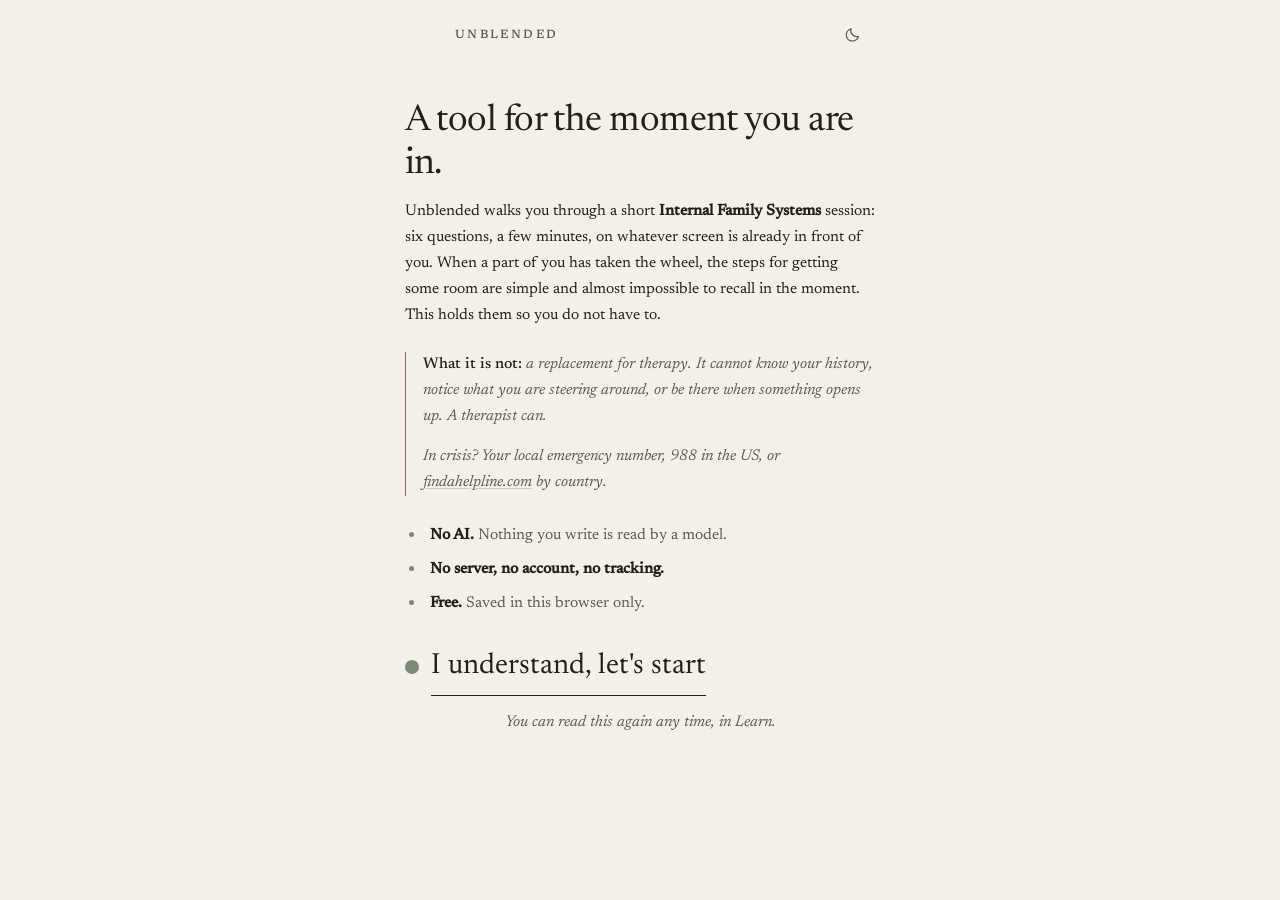
<file: index.html>
<!doctype html>
<html lang="en">
<head>
<meta charset="utf-8">
<meta name="viewport" content="width=device-width, initial-scale=1, viewport-fit=cover">
<meta name="theme-color" content="#f3f0ea" media="(prefers-color-scheme: light)">
<meta name="theme-color" content="#191714" media="(prefers-color-scheme: dark)">
<meta name="description" content="A free guided Internal Family Systems unblending exercise. Six steps to get some room from a part that has taken over. No AI, no account, no server: everything stays on your device.">
<title>Unblended - a free IFS unblending exercise</title>
<link rel="manifest" href="manifest.webmanifest">
<link rel="icon" href="icon.svg" type="image/svg+xml">
<link rel="icon" href="icon-192.png" sizes="192x192" type="image/png">
<link rel="apple-touch-icon" href="apple-touch-icon.png">
<meta property="og:type" content="website">
<meta property="og:title" content="Unblended">
<meta property="og:description" content="A quiet walkthrough for Internal Family Systems unblending. No AI, no server, no account. Everything stays on your device.">
<meta property="og:image" content="https://unblended.org/og-image.png">
<meta property="og:url" content="https://unblended.org/">
<link rel="canonical" href="https://unblended.org/">
<meta name="twitter:card" content="summary_large_image">
<link rel="stylesheet" href="styles.css">
</head>
<body>

<svg style="display:none" aria-hidden="true">
  <symbol id="i-back" viewBox="0 0 24 24"><path d="M14.5 5.5 8 12l6.5 6.5"/></symbol>
  <symbol id="i-next" viewBox="0 0 24 24"><path d="M9.5 5.5 16 12l-6.5 6.5"/></symbol>
  <symbol id="i-trash" viewBox="0 0 24 24"><path d="M4.5 6.5h15M9.5 6.5V4.8a1.3 1.3 0 0 1 1.3-1.3h2.4a1.3 1.3 0 0 1 1.3 1.3v1.7"/><path d="M6.8 6.5 7.7 20a1.5 1.5 0 0 0 1.5 1.4h5.6a1.5 1.5 0 0 0 1.5-1.4l.9-13.5"/></symbol>
  <symbol id="i-sun" viewBox="0 0 24 24"><circle cx="12" cy="12" r="4"/><path d="M12 2.5v2M12 19.5v2M21.5 12h-2M4.5 12h-2M18.7 5.3l-1.4 1.4M6.7 17.3l-1.4 1.4M18.7 18.7l-1.4-1.4M6.7 6.7 5.3 5.3"/></symbol>
  <symbol id="i-moon" viewBox="0 0 24 24"><path d="M20 14.2A8.2 8.2 0 0 1 9.8 4 8.5 8.5 0 1 0 20 14.2Z"/></symbol>
  <symbol id="i-check" viewBox="0 0 24 24"><path d="M5 12.5 9.8 17 19 6.5"/></symbol>
</svg>

<div class="app">

  <header class="topbar">
    <button class="icon-btn" id="backBtn" hidden aria-label="Back"><svg class="ico"><use href="#i-back"/></svg></button>
    <h1 class="wordmark" id="title">Unblended</h1>
    <button class="icon-btn" id="themeBtn" aria-label="Switch theme"><svg class="ico"><use href="#i-moon"/></svg></button>
  </header>

  <main id="main">

    <!-- ============ FIRST RUN ============ -->
    <section class="view" id="view-intro">
      <div class="pad">
        <p class="lede">A tool for the moment you are in.</p>
        <div id="introBody"></div>
        <button class="btn primary big" id="introOk">I understand, let's start</button>
        <p class="muted sm center" style="margin-top:.8rem">You can read this again any time, in Learn.</p>
      </div>
    </section>

    <!-- ============ HOME ============ -->
    <section class="view" id="view-unblend">
      <div class="pad">
        <p class="lede">Something is loud right now. Let's make a little room around it.</p>
        <button class="btn primary big" id="startSession">Begin</button>
        <button class="btn wide" id="startQuick">Short version, about two minutes</button>
        <p class="muted sm center" style="margin-top:.7rem">Six steps or four. You can stop anywhere, and nothing leaves this device.</p>

        <div class="card soft" id="resumeCard" hidden>
          <p class="sm"><strong>You left a session open.</strong></p>
          <div class="row">
            <button class="btn" id="resumeBtn">Pick it back up</button>
            <button class="btn ghost" id="discardBtn">Start fresh</button>
          </div>
        </div>

        <p class="disclaimer">A tool for the moment, not a replacement for therapy. <button class="linky" id="whyLink">Why that matters</button></p>
      </div>
    </section>

    <!-- ============ CHECK IN ============ -->
    <section class="view" id="view-checkin">
      <div class="pad">
        <p class="step-kicker">Before we start</p>
        <h2 class="step-title">How loud is it right now?</h2>
        <p class="step-body">No wrong answer. This is only so you can see what changes by the end.</p>
        <div class="scale" id="sevBefore"></div>
        <p class="scale-word" id="sevBeforeWord">&nbsp;</p>

        <h3>How have the basics been? (optional)</h3>
        <p class="muted sm">Not a lecture. Sleep, food and movement change how loud everything else gets, and it helps to know that before you conclude something about yourself.</p>
        <div id="maintenance"></div>
        <div id="maintenanceNote"></div>

        <div class="nav-row">
          <button class="btn ghost" id="checkinSkip">Skip</button>
          <button class="btn primary" id="checkinNext">Next <svg class="ico"><use href="#i-next"/></svg></button>
        </div>
      </div>
    </section>

    <!-- ============ SESSION ============ -->
    <section class="view" id="view-session">
      <div class="progress" id="progress" aria-hidden="true"></div>
      <div class="pad">
        <p class="step-kicker" id="stepKicker"></p>
        <h2 class="step-title" id="stepTitle"></h2>
        <p class="step-body" id="stepBody"></p>
        <div id="stepExtraTop"></div>

        <label class="field" id="stepField">
          <span class="label" id="stepLabel"></span>
          <textarea id="stepInput" rows="4" placeholder=""></textarea>
        </label>

        <div id="stepExtra"></div>

        <div class="nav-row">
          <button class="btn ghost" id="prevStep">Back</button>
          <button class="btn primary" id="nextStep">Next <svg class="ico"><use href="#i-next"/></svg></button>
        </div>
        <button class="btn ghost wide sm" id="bailStep">Save and stop here</button>
      </div>
    </section>

    <!-- ============ BREATH ============ -->
    <section class="view" id="view-breath">
      <div class="pad center">
        <p class="step-kicker">Arriving</p>
        <h2 class="step-title">Follow the circle</h2>
        <div class="breath-wrap">
          <div class="breath" id="breathCircle"><span id="breathWord">In</span></div>
        </div>
        <p class="muted sm">Lean into the exhale. It is the part of the breath that talks to your nervous system.</p>
        <p class="counter" id="breathCount">Round 1 of 4</p>
        <button class="btn ghost wide" id="skipBreath">Skip this</button>
      </div>
    </section>

    <!-- ============ PARTS ============ -->
    <section class="view" id="view-parts">
      <div class="pad">
        <p class="muted sm">The ones you have met. Naming a part is most of the work; next time it shows up you recognise it instead of becoming it.</p>
        <div id="partsList"></div>
        <button class="btn wide" id="addPart">Add a part</button>
      </div>
    </section>

    <!-- ============ PART EDITOR ============ -->
    <section class="view" id="view-part-edit">
      <div class="pad">
        <label class="field"><span class="label">What do you call it?</span>
          <input id="pName" type="text" placeholder="The Achiever, The Wall, the one that goes quiet"></label>

        <div class="field">
          <span class="label">What is its job?</span>
          <div id="pJob"></div>
          <div id="pJobNote"></div>
        </div>

        <label class="field"><span class="label">What is it protecting you from?</span>
          <textarea id="pProtects" rows="2" placeholder="Every part is protecting something, even the ones you dislike"></textarea></label>
        <label class="field"><span class="label">When does it show up?</span>
          <textarea id="pTrigger" rows="2" placeholder="The situation, the tone, the room"></textarea></label>
        <label class="field"><span class="label">How do you know it is here?</span>
          <textarea id="pCue" rows="2" placeholder="The signal in your body, or the sentence you catch yourself saying"></textarea></label>

        <div id="partHistory"></div>

        <div class="nav-row">
          <button class="btn ghost" id="cancelPart">Cancel</button>
          <button class="btn primary" id="savePart"><svg class="ico"><use href="#i-check"/></svg> Save</button>
        </div>
        <button class="btn ghost wide danger sm" id="deletePart" hidden><svg class="ico"><use href="#i-trash"/></svg> Delete this part</button>
      </div>
    </section>

    <!-- ============ JOURNAL ============ -->
    <section class="view" id="view-journal">
      <div class="pad">
        <div id="calendar"></div>
        <div id="patterns"></div>
        <div id="journalList"></div>
        <div class="card soft" id="dataCard">
          <p class="sm"><strong>Your entries live on this device only.</strong> Clearing your browser data will erase them, so take a copy now and then.</p>
          <div class="row">
            <button class="btn sm" id="exportBtn">Export</button>
            <button class="btn sm" id="importBtn">Import</button>
            <input type="file" id="importFile" accept="application/json" hidden>
          </div>
        </div>
      </div>
    </section>

    <!-- ============ ENTRY DETAIL ============ -->
    <section class="view" id="view-entry">
      <div class="pad" id="entryBody"></div>
    </section>

    <!-- ============ LEARN ============ -->
    <!-- Written as real HTML rather than injected by JS, deliberately. This is
         the only substantial prose on the site, so it is the only thing a search
         engine can index, and a tool nobody can find helps nobody. It is also
         the single source for the first-run screen, which clones #aboutSource. -->
    <section class="view" id="view-learn">
      <div class="pad">
        <h2 class="lede">A short guide to unblending</h2>

        <details class="qa" open>
          <summary>What is this, and what is it not?</summary>
          <div class="qa-body" id="aboutSource">
            <p class="sm">Unblended walks you through a short <strong>Internal Family Systems</strong> session: six questions, a few minutes, on whatever screen is already in front of you. When a part of you has taken the wheel, the steps for getting some room are simple and almost impossible to recall in the moment. This holds them so you do not have to.</p>

            <div class="note warn">
              <p><strong>What it is not:</strong> a replacement for therapy. It cannot know your history, notice what you are steering around, or be there when something opens up. A therapist can.</p>
              <p id="crisisSource">In crisis? Your local emergency number, 988 in the US, or <a href="https://findahelpline.com" target="_blank" rel="noopener noreferrer">findahelpline.com</a> by country.</p>
            </div>

            <ul class="facts">
              <li><strong>No AI.</strong> Nothing you write is read by a model.</li>
              <li><strong>No server, no account, no tracking.</strong></li>
              <li><strong>Free.</strong> Saved in this browser only.</li>
            </ul>
          </div>
        </details>

        <details class="qa">
          <summary>What is a part?</summary>
          <div class="qa-body">
            <p>A part is a piece of you with its own agenda, feelings and history. Not a metaphor and not a disorder: Internal Family Systems takes the ordinary experience of "part of me wants to go, part of me wants to stay" completely literally, and works with it.</p>
            <p>Parts are not the problem. A part becomes a problem when it is stuck in an old job it took on a long time ago and never got released from.</p>
          </div>
        </details>

        <details class="qa">
          <summary>What is Self?</summary>
          <div class="qa-body">
            <p>The thing underneath the parts. IFS says everyone has one and that it cannot be damaged, only obscured. You know it is present by how it feels: <strong>calm, curious, compassionate, clear, courageous, confident, creative, connected</strong>.</p>
            <p>You do not have to build Self. You unblend from whatever is covering it.</p>
          </div>
        </details>

        <details class="qa">
          <summary>What does blended mean?</summary>
          <div class="qa-body">
            <p>Blended is when a part's feelings and beliefs are so completely yours that there is no gap. You do not think "a part of me is furious", you think <strong>"I am furious"</strong>, and you act from there.</p>
            <p>The tell is disproportion. When the size of your reaction does not match the size of what happened, the trigger is not the cause, and something older just got recruited.</p>
          </div>
        </details>

        <details class="qa">
          <summary>Managers, firefighters and exiles: the three jobs</summary>
          <div class="qa-body">
            <p><strong>Managers</strong> run ahead of trouble. Planning, perfecting, pleasing, criticising you before anyone else can. Their job is that nothing bad gets close.</p>
            <p><strong>Firefighters</strong> arrive after something breaks through. Numbing, scrolling, bingeing, raging, leaving. They are not reckless for its own sake; they are trying to end pain right now, at any cost.</p>
            <p><strong>Exiles</strong> are the young parts carrying the hurt that the other two work around. Both kinds of protector exist because of them.</p>
            <p>Managers and firefighters often loathe each other, which is why you can feel torn in half by two things you never chose.</p>
          </div>
        </details>

        <details class="qa">
          <summary>How to actually unblend from a part</summary>
          <div class="qa-body">
            <p>The session follows Richard Schwartz's six Fs: <strong>Find</strong> it in or around your body, <strong>Focus</strong> on it, <strong>Flesh it out</strong>, notice how you <strong>Feel toward</strong> it, <strong>beFriend</strong> it, and ask what it <strong>Fears</strong> would happen if it stopped.</p>
            <p>The fourth one is the whole mechanism. Ask how <em>you</em> feel toward the part. Curious, warm or calm means Self is present and you can carry on.</p>
            <p>Irritated, frightened, or "I just want it gone" is not a failure. It means a second, <strong>reactive part</strong> has shown up and is now driving. So you turn and speak to that reactive part: ask it for a little room, and promise you are not going to let the first part take over. Then check again.</p>
            <p>That loop is unblending. Everything else here is scaffolding around it.</p>
          </div>
        </details>

        <details class="qa">
          <summary>Is my writing being read by an AI?</summary>
          <div class="qa-body">
            <p><strong>No.</strong> Nothing you write is sent to a language model, here or anywhere else. There is no AI in this app at all.</p>
            <p>The prompts are fixed. They were written in advance, they are the same for everyone, and nothing you type is interpreted, scored, rewritten or summarised by anything. The app does arithmetic on the numbers you tap and nothing more.</p>
            <p>Other apps in this space do use models, and charge a subscription to cover it. That is a fair trade if you want it. This one made the opposite choice, which is also why it costs nothing: there is no bill to pass on.</p>
          </div>
        </details>

        <details class="qa">
          <summary>Where does my writing go?</summary>
          <div class="qa-body">
            <p>Nowhere. It is saved in your own browser's storage, on this device, and that is the entire system. There is no server to send it to, no account, no sign-in, no analytics, no tracking, and no third-party code of any kind.</p>
            <p>This is not a promise in a privacy policy, it is how the app is built. A handful of files, no dependencies, no network calls, and <a href="https://github.com/derekarronblackburn/unblended">the whole source is public</a> so you do not have to take anyone's word for it. There is also a <a href="privacy.html">privacy policy</a>.</p>
            <p>The trade-off is real and you should know it: <strong>if you clear your browser data, your entries are gone.</strong> Nobody can recover them for you, because nobody else ever had them. Use Export in the Journal now and then.</p>
          </div>
        </details>

        <details class="qa">
          <summary>Why sleep, food and movement are in here</summary>
          <div class="qa-body">
            <p>Because they change the volume on everything else, and it is worth knowing that <em>before</em> you conclude something about your character.</p>
            <p>A part that feels unbearable on four hours of sleep and no lunch is often ordinary on eight and a proper meal. That is not a reason to dismiss it. It is a reason to be accurate about what you are measuring, and to fix the cheap thing first when the cheap thing is the problem.</p>
          </div>
        </details>

        <details class="qa">
          <summary>Why the walkthrough stops at protectors</summary>
          <div class="qa-body">
            <p>It never sends you looking for an exile, on purpose. Going to the young, wounded parts is powerful, and it is the part of this work that can knock you flat when it happens without support.</p>
            <p>You can still label a part as an exile here, because knowing is useful. The prompts just will not take you further in. Protectors are where unguided practice belongs, and getting to know them well is not a consolation prize; it is most of the work.</p>
          </div>
        </details>

        <details class="qa">
          <summary>Is this a replacement for therapy?</summary>
          <div class="qa-body">
            <p><strong>No, and it is not trying to be.</strong> This is a tool for the moment you are in, and for understanding yourself a bit better between sessions.</p>
            <p>What it cannot do: know your history, notice the thing you are steering around, catch a pattern you cannot see, or be present when something opens up and you need another person there. A good therapist does all four. If you have access to one, this works best alongside them, not instead.</p>
            <p><strong>If you are in danger or thinking about harming yourself, this is not the right tool.</strong> Contact your local emergency number. In the US you can call or text <strong>988</strong>. Wherever you are, <a href="https://findahelpline.com" target="_blank" rel="noopener noreferrer">findahelpline.com</a> lists free crisis lines by country.</p>
          </div>
        </details>

        <details class="qa">
          <summary>Is this affiliated with IFS or Richard Schwartz?</summary>
          <div class="qa-body">
            <p><strong>No.</strong> Internal Family Systems was developed by Richard Schwartz, and the IFS Institute trains and certifies practitioners in it. This app is not affiliated with, endorsed by, reviewed by, or certified by them or anyone else.</p>
            <p>It is a practice aid built by one person doing the work, from publicly described material. If it interests you, go to the source, and go to a trained practitioner if you can.</p>
          </div>
        </details>

        <p class="foot">
          No AI, no server, no account, no tracking.<br>
          Free software under the
          <a href="https://github.com/derekarronblackburn/unblended/blob/main/LICENSE">GNU AGPL v3</a>,
          which is what keeps it that way even if someone else runs it.<br>
          <!-- AGPL section 13 requires offering source to network users. This link is that offer. -->
          <a href="https://github.com/derekarronblackburn/unblended">Read or fork the source</a>
          &middot; <a href="https://github.com/derekarronblackburn/unblended/issues">Feedback</a>
          &middot; <a href="privacy.html">Privacy</a><br>
          A <a href="https://www.blackburnautomationworks.com/" target="_blank" rel="noopener noreferrer">Blackburn Automation Works</a> Project
        </p>
      </div>
    </section>

  </main>

  <nav class="tabbar" id="tabbar">
    <button class="tab is-active" data-tab="unblend"><span>Unblend</span></button>
    <button class="tab" data-tab="parts"><span>Parts</span></button>
    <button class="tab" data-tab="journal"><span>Journal</span></button>
    <button class="tab" data-tab="learn"><span>Learn</span></button>
  </nav>

  <div class="toast" id="toast" role="status" aria-live="polite"></div>
</div>

<script src="app.js"></script>
</body>
</html>
</file>
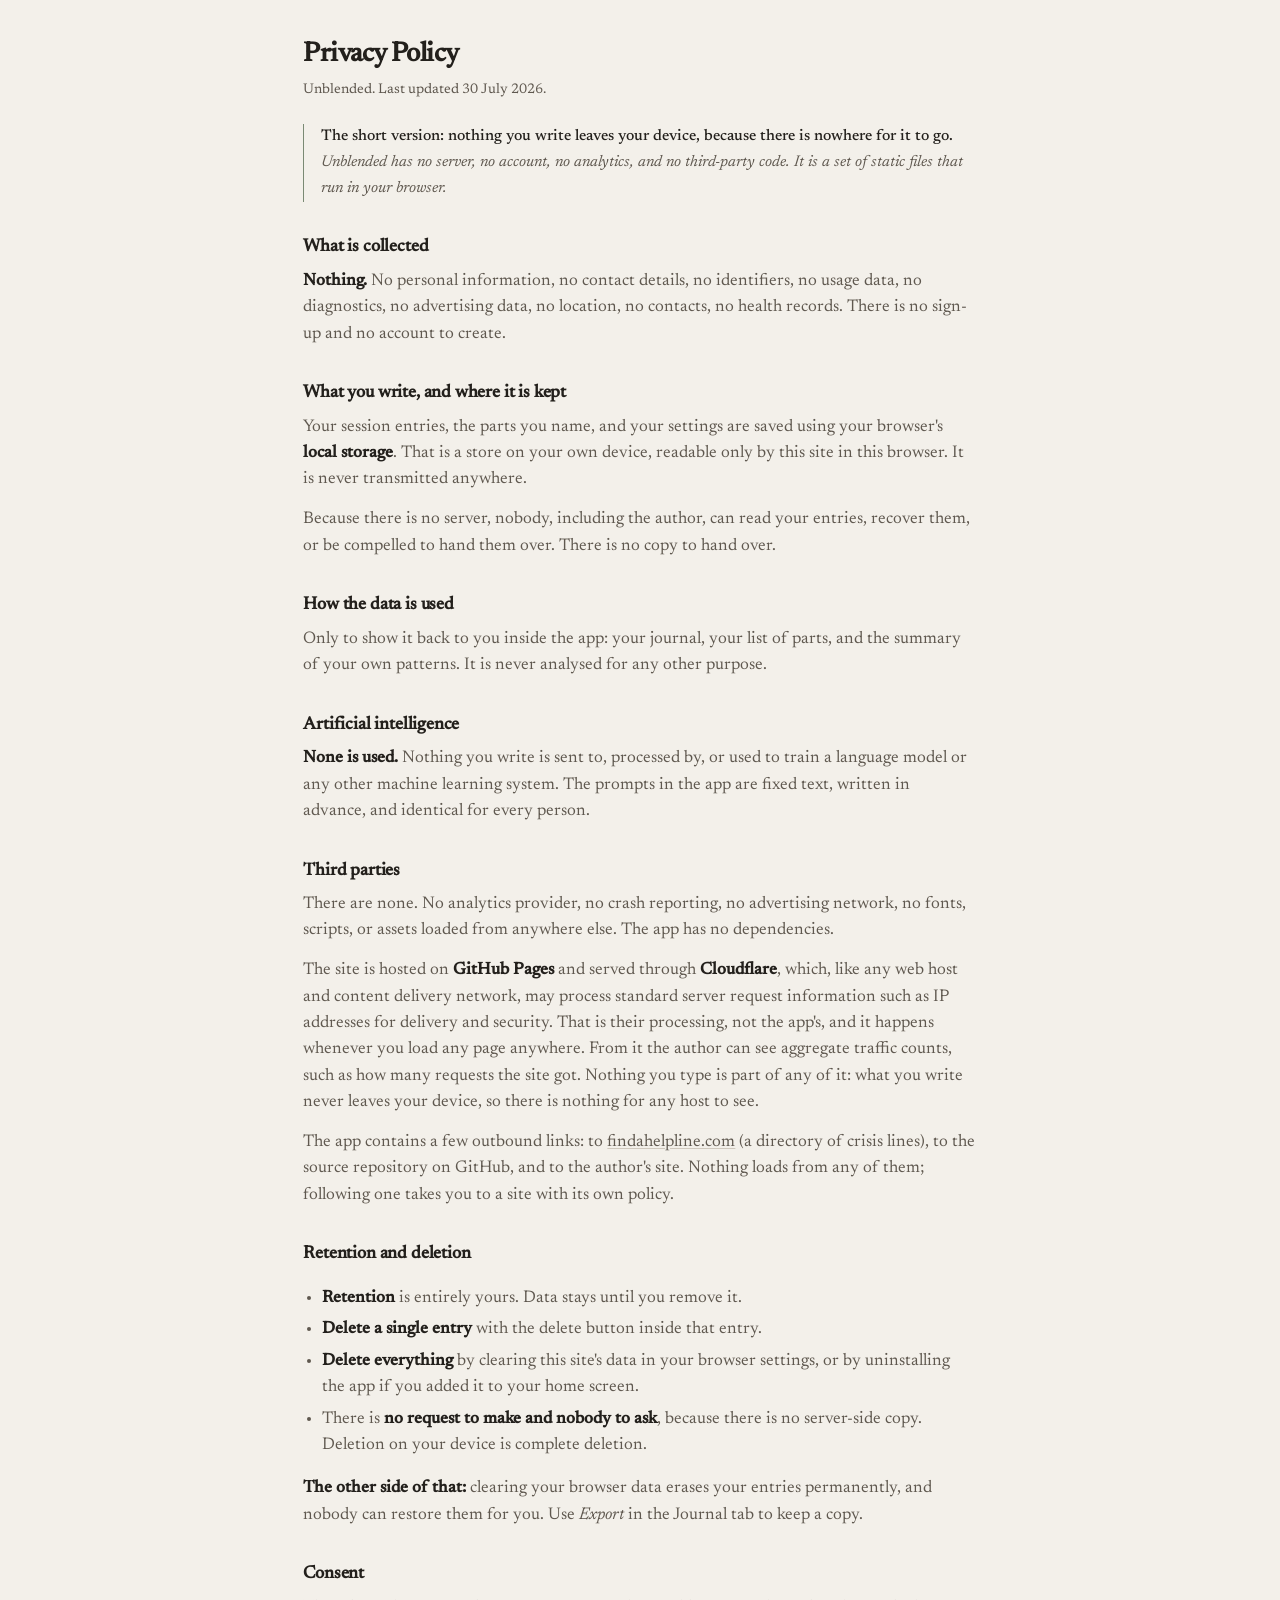
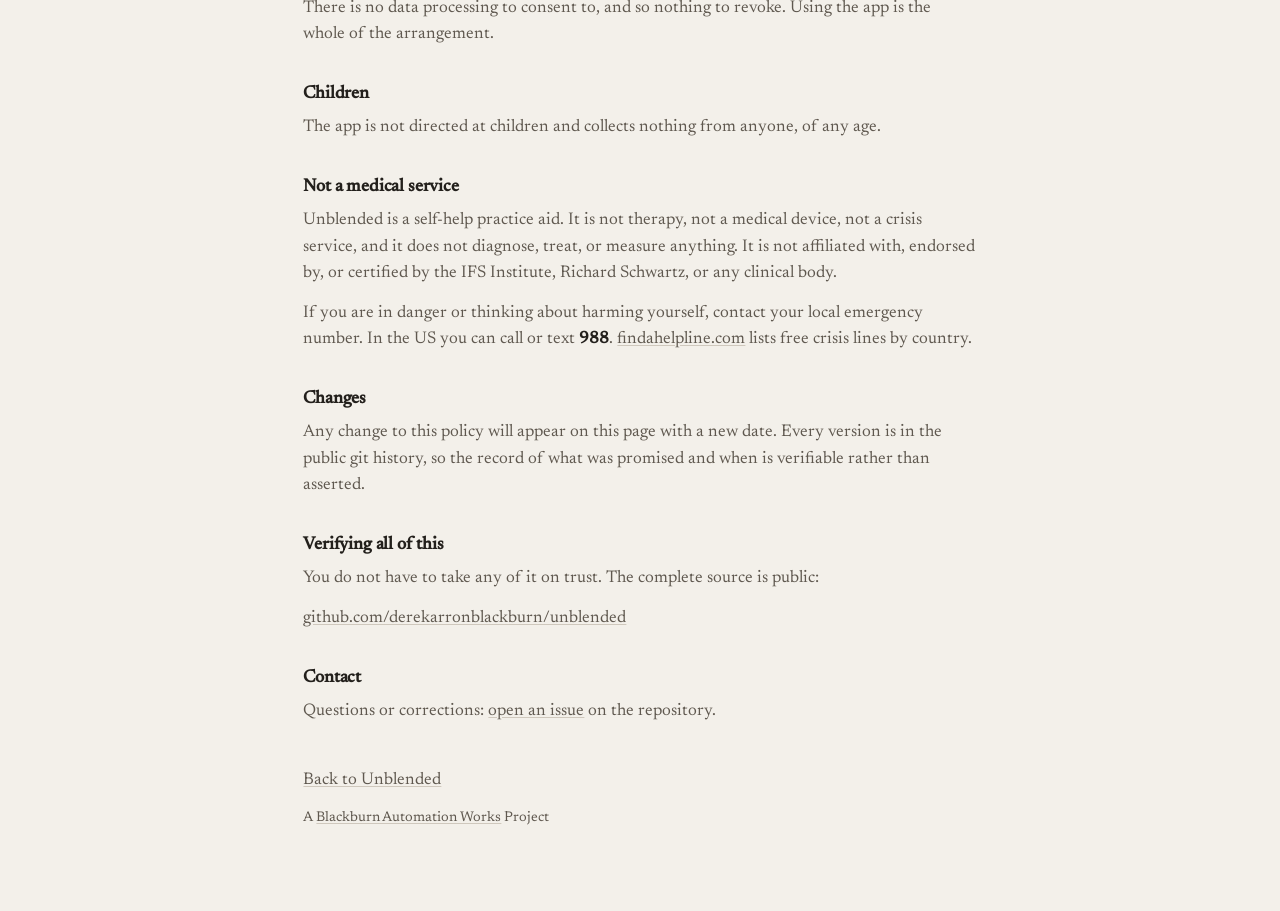
<file: privacy.html>
<!doctype html>
<html lang="en">
<head>
<meta charset="utf-8">
<meta name="viewport" content="width=device-width, initial-scale=1, viewport-fit=cover">
<meta name="theme-color" content="#faf6f1" media="(prefers-color-scheme: light)">
<meta name="theme-color" content="#191614" media="(prefers-color-scheme: dark)">
<meta name="description" content="Unblended privacy policy. No data is collected. There is no server, no account, and no analytics.">
<title>Privacy Policy - Unblended</title>
<link rel="icon" href="icon.svg" type="image/svg+xml">
<link rel="stylesheet" href="styles.css">
<style>
  .doc { max-width: 42rem; margin: 0 auto; padding: 1.5rem 1.2rem 4rem; }
  .doc h1 { font-size: 1.6rem; letter-spacing: -.02em; margin: .5rem 0 .2rem; }
  .doc h2 { font-size: 1.05rem; margin: 1.9rem 0 .4rem; letter-spacing: -.01em; }
  .doc p, .doc li { color: var(--ink-soft); }
  .doc strong { color: var(--ink); }
  .doc ul { padding-left: 1.1rem; }
  .doc li { margin: .3rem 0; }
  .stamp { color: var(--ink-faint); font-size: .82rem; }
</style>
</head>
<body>
<div class="doc">

  <h1>Privacy Policy</h1>
  <p class="stamp">Unblended. Last updated 30 July 2026.</p>

  <div class="note">
    <p><strong>The short version: nothing you write leaves your device, because there is nowhere for it to go.</strong> Unblended has no server, no account, no analytics, and no third-party code. It is a set of static files that run in your browser.</p>
  </div>

  <h2>What is collected</h2>
  <p><strong>Nothing.</strong> No personal information, no contact details, no identifiers, no usage data, no diagnostics, no advertising data, no location, no contacts, no health records. There is no sign-up and no account to create.</p>

  <h2>What you write, and where it is kept</h2>
  <p>Your session entries, the parts you name, and your settings are saved using your browser's <strong>local storage</strong>. That is a store on your own device, readable only by this site in this browser. It is never transmitted anywhere.</p>
  <p>Because there is no server, nobody, including the author, can read your entries, recover them, or be compelled to hand them over. There is no copy to hand over.</p>

  <h2>How the data is used</h2>
  <p>Only to show it back to you inside the app: your journal, your list of parts, and the summary of your own patterns. It is never analysed for any other purpose.</p>

  <h2>Artificial intelligence</h2>
  <p><strong>None is used.</strong> Nothing you write is sent to, processed by, or used to train a language model or any other machine learning system. The prompts in the app are fixed text, written in advance, and identical for every person.</p>

  <h2>Third parties</h2>
  <p>There are none. No analytics provider, no crash reporting, no advertising network, no fonts, scripts, or assets loaded from anywhere else. The app has no dependencies.</p>
  <p>The site is hosted on <strong>GitHub Pages</strong> and served through <strong>Cloudflare</strong>, which, like any web host and content delivery network, may process standard server request information such as IP addresses for delivery and security. That is their processing, not the app's, and it happens whenever you load any page anywhere. From it the author can see aggregate traffic counts, such as how many requests the site got. Nothing you type is part of any of it: what you write never leaves your device, so there is nothing for any host to see.</p>
  <p>The app contains a few outbound links: to <a href="https://findahelpline.com" target="_blank" rel="noopener noreferrer">findahelpline.com</a> (a directory of crisis lines), to the source repository on GitHub, and to the author's site. Nothing loads from any of them; following one takes you to a site with its own policy.</p>

  <h2>Retention and deletion</h2>
  <ul>
    <li><strong>Retention</strong> is entirely yours. Data stays until you remove it.</li>
    <li><strong>Delete a single entry</strong> with the delete button inside that entry.</li>
    <li><strong>Delete everything</strong> by clearing this site's data in your browser settings, or by uninstalling the app if you added it to your home screen.</li>
    <li>There is <strong>no request to make and nobody to ask</strong>, because there is no server-side copy. Deletion on your device is complete deletion.</li>
  </ul>
  <p><strong>The other side of that:</strong> clearing your browser data erases your entries permanently, and nobody can restore them for you. Use <em>Export</em> in the Journal tab to keep a copy.</p>

  <h2>Consent</h2>
  <p>There is no data processing to consent to, and so nothing to revoke. Using the app is the whole of the arrangement.</p>

  <h2>Children</h2>
  <p>The app is not directed at children and collects nothing from anyone, of any age.</p>

  <h2>Not a medical service</h2>
  <p>Unblended is a self-help practice aid. It is not therapy, not a medical device, not a crisis service, and it does not diagnose, treat, or measure anything. It is not affiliated with, endorsed by, or certified by the IFS Institute, Richard Schwartz, or any clinical body.</p>
  <p>If you are in danger or thinking about harming yourself, contact your local emergency number. In the US you can call or text <strong>988</strong>. <a href="https://findahelpline.com" target="_blank" rel="noopener noreferrer">findahelpline.com</a> lists free crisis lines by country.</p>

  <h2>Changes</h2>
  <p>Any change to this policy will appear on this page with a new date. Every version is in the public git history, so the record of what was promised and when is verifiable rather than asserted.</p>

  <h2>Verifying all of this</h2>
  <p>You do not have to take any of it on trust. The complete source is public:</p>
  <p><a href="https://github.com/derekarronblackburn/unblended">github.com/derekarronblackburn/unblended</a></p>

  <h2>Contact</h2>
  <p>Questions or corrections: <a href="https://github.com/derekarronblackburn/unblended/issues">open an issue</a> on the repository.</p>

  <p style="margin-top:2.5rem"><a href="./">Back to Unblended</a></p>
  <p class="stamp">A <a href="https://www.blackburnautomationworks.com/" target="_blank" rel="noopener noreferrer">Blackburn Automation Works</a> Project</p>
</div>
</body>
</html>
</file>
<file: styles.css>
/* Unblended - "Paper" redesign. Reads as a page, not a product.
   One serif, hairlines and ruled bands instead of cards and pills,
   sage for Self and progress, clay for the reactive branch. */

@font-face {
  font-family: Newsreader; font-style: normal; font-weight: 300 500;
  font-display: swap; src: url("fonts/newsreader-latin.woff2") format("woff2-variations");
}
@font-face {
  font-family: Newsreader; font-style: italic; font-weight: 300 500;
  font-display: swap; src: url("fonts/newsreader-latin-italic.woff2") format("woff2-variations");
}

:root {
  --bg:        #f3f0ea;   /* paper ground */
  --surface:   #f3f0ea;   /* no raised surfaces in Paper - same as bg */
  --surface-2: #ece7de;   /* only for the selected calendar day */
  --ink:       #23201c;
  --ink-soft:  #5f584f;   /* labels, kickers */
  --ink-faint: #6b645b;   /* meta, muted body - the lightest permitted ink */
  --line:      #ddd7cd;   /* section hairline */
  --line-soft: #e7e2d9;   /* within-group hairline */
  --hair:      #cfc8bd;   /* unselected choice ring, secondary underline */
  --sage:      #7a8a74;   /* Self, progress, volume dropped, dots */
  --sage-ink:  #556a50;   /* sage used as small text (contrast-safe) */
  --clay:      #9a6a4c;   /* reactive part, exile note, louder-than-before */
  --clay-ink:  #8b5c3f;   /* clay used as small text */
  --danger:    #8b5c3f;
  --tap: 46px;
}

:root[data-theme="dark"] {
  --bg:        #191714;
  --surface:   #191714;
  --surface-2: #241f1b;
  --ink:       #e9e4da;
  --ink-soft:  #a79d90;
  --ink-faint: #968d81;
  --line:      #302b25;
  --line-soft: #262220;
  --hair:      #38332c;
  --sage:      #8ea287;
  --sage-ink:  #8ea287;
  --clay:      #c08b68;
  --clay-ink:  #c08b68;
  --danger:    #c08b68;
}

@media (prefers-color-scheme: dark) {
  :root:not([data-theme="light"]) {
    --bg:#191714; --surface:#191714; --surface-2:#241f1b;
    --ink:#e9e4da; --ink-soft:#a79d90; --ink-faint:#968d81;
    --line:#302b25; --line-soft:#262220; --hair:#38332c;
    --sage:#8ea287; --sage-ink:#8ea287;
    --clay:#c08b68; --clay-ink:#c08b68; --danger:#c08b68;
  }
}

* { box-sizing: border-box; }

html, body {
  margin: 0;
  background: var(--bg);
  color: var(--ink);
  font: 400 17px/1.55 Newsreader, "Iowan Old Style", Palatino, Georgia, serif;
  -webkit-font-smoothing: antialiased;
  overscroll-behavior-y: none;
  /* The home breathing wash overhangs the viewport; never let it scroll sideways. */
  overflow-x: clip;
}

body { padding: env(safe-area-inset-top) 0 0; }

.app {
  max-width: 30rem;
  margin: 0 auto;
  min-height: 100dvh;
  display: flex;
  flex-direction: column;
}

/* ---------- top bar ---------- */
.topbar {
  display: flex; align-items: center; gap: .25rem;
  padding: .7rem 1.15rem .5rem;
  position: sticky; top: 0; z-index: 20;
  background: var(--bg);
  border-bottom: 1px solid transparent;
  transition: border-color .2s;
}
.topbar.scrolled { border-bottom-color: var(--line); }
/* .topbar sets display, which outranks the UA [hidden] rule. Restore it. */
.topbar[hidden] { display: none; }

.wordmark {
  flex: 1;
  margin: 0;
  font-size: 12px;
  font-weight: 500;
  letter-spacing: .2em;
  text-transform: uppercase;
  color: var(--ink-soft);
  text-align: left;
}

.icon-btn {
  width: var(--tap); height: var(--tap);
  display: grid; place-items: center;
  border: 0; background: none; color: var(--ink-soft);
  cursor: pointer;
  flex: 0 0 var(--tap);
  -webkit-tap-highlight-color: transparent;
}
.icon-btn:active { background: none; }
.icon-btn[hidden] { visibility: hidden; display: grid; }

.ico {
  width: 1.3em; height: 1.3em;
  fill: none; stroke: currentColor;
  stroke-width: 1.7; stroke-linecap: round; stroke-linejoin: round;
  flex: none;
}

/* ---------- layout ---------- */
main { flex: 1; }
.view { display: none; }
.view.is-active { display: block; animation: rise .22s ease both; }
@keyframes rise { from { opacity: 0; } }

.pad { padding: 1rem 1.15rem 5rem; }
/* The 5rem tail clears the fixed footer nav. On views that hide it, that is
   dead space shoving the call to action below the fold. */
#view-intro .pad, #view-breath .pad, #view-checkin .pad, #view-session .pad { padding-bottom: 1.75rem; }
.center { text-align: center; }

/* ---------- type ---------- */
.lede { font-size: 37px; line-height: 1.18; font-weight: 400; letter-spacing: -.015em; margin: .9rem 0 .7rem; }
.muted { color: var(--ink-soft); }
.sm { font-size: 15.5px; line-height: 1.68; }
.muted.sm { font-style: italic; }
.step-kicker { color: var(--ink-soft); font-size: 12.5px; font-weight: 500; letter-spacing: .16em; text-transform: uppercase; margin: .4rem 0 .5rem; }
.step-title { font-size: 30px; line-height: 1.22; letter-spacing: -.015em; margin: 0 0 .5rem; font-weight: 400; }
.step-body { color: var(--ink-soft); font-size: 16.5px; line-height: 1.6; margin: 0 0 1.1rem; }
h3 {
  font-size: 12.5px; font-weight: 500; letter-spacing: .16em; text-transform: uppercase;
  color: var(--ink-soft); margin: 1.8rem 0 .4rem;
}
p { margin: 0 0 .8rem; }

:root[data-theme="dark"] .lede, :root[data-theme="dark"] .step-title { font-weight: 300; }
@media (prefers-color-scheme: dark) {
  :root:not([data-theme="light"]) .lede,
  :root:not([data-theme="light"]) .step-title { font-weight: 300; }
}

/* ---------- buttons ---------- */
.btn {
  display: inline-flex; align-items: center; gap: .4rem;
  min-height: 44px; padding: 0; border: 0; border-radius: 0;
  background: none; color: var(--ink);
  font: inherit; font-size: 16px; font-weight: 400;
  cursor: pointer; -webkit-tap-highlight-color: transparent;
}
.btn[hidden] { display: none; }
.btn:active { transform: none; }
.btn.primary {
  background: none; color: var(--ink);
  font-size: 21px; line-height: 1.2;
  border-bottom: 1px solid var(--ink);
}
.btn.big   { display: flex; width: fit-content; font-size: 29px; min-height: 56px; }
.btn.wide  { display: flex; width: fit-content; }
.btn.big[hidden], .btn.wide[hidden] { display: none; }
.btn.ghost { color: var(--ink-faint); }
.btn.sm    { font-size: 13.5px; font-style: italic; color: var(--ink-faint); min-height: 40px; }
.btn.danger{ color: var(--danger); font-style: italic; }
.btn .ico  { display: none; }

.row { display: flex; gap: 1.4rem; flex-wrap: wrap; }
.nav-row {
  display: flex; justify-content: space-between; align-items: center;
  margin-top: 1.25rem; padding-top: 1.25rem; border-top: 1px solid var(--line);
}
.nav-row .btn { flex: 0 0 auto; }

/* The short-version line under Begin is a secondary action: quiet, hair underline. */
#startQuick { color: var(--ink-soft); border-bottom: 1px solid var(--hair); padding-bottom: 2px; min-height: 40px; }

/* Quiet centred closers: Save and stop here, Skip this, Delete this entry */
.btn.wide.sm, .btn.ghost.wide { align-self: center; margin-left: auto; margin-right: auto; display: flex; justify-content: center; }

/* ---------- cards become ruled entries ---------- */
.card {
  background: none; border: 0; border-radius: 0; box-shadow: none;
  border-top: 1px solid var(--line);
  padding: 1.1rem 0; margin: 0;
}
.card.soft { background: none; }
.card + .card { border-top-color: var(--line-soft); }
.card h4 {
  display: flex; justify-content: space-between; align-items: baseline; gap: .6rem;
  font-size: 22px; font-weight: 400; letter-spacing: -.01em; margin: 0 0 .35rem;
}
.card .meta { font-size: 12.5px; letter-spacing: .14em; text-transform: uppercase; color: var(--ink-faint); }
.card p:last-child { margin-bottom: 0; }
.card.tap { cursor: pointer; }
.card.tap:active { transform: none; }
.card.slim { padding: .9rem 0; margin: 0; }

.pill {
  display: inline; background: none; color: var(--sage-ink); padding: 0;
  border-radius: 0; font-size: 12.5px; font-weight: 400;
  letter-spacing: .14em; text-transform: uppercase;
}
.pill.clay { color: var(--clay-ink); }

.empty {
  text-align: center; color: var(--ink-faint); font-style: italic;
  padding: 2.5rem 1rem; font-size: 15.5px;
}

/* ---------- fields become underlines ---------- */
.field { display: block; margin: 1.2rem 0 0; }
.field[hidden] { display: none; }
.label {
  display: block; font-size: 12.5px; font-weight: 500; letter-spacing: .16em;
  text-transform: uppercase; color: var(--ink-soft); margin-bottom: .5rem;
}
input[type="text"], textarea {
  width: 100%; background: none; border: 0; border-bottom: 1px solid var(--line);
  border-radius: 0; padding: .5rem 0; font: inherit; font-size: 17px; color: var(--ink);
  resize: none;
}
input[type="text"] { font-size: 21px; }
/* The underline turning sage is the only focus affordance left. */
input:focus, textarea:focus { outline: 0; border-bottom-color: var(--sage); }
::placeholder { color: var(--ink-faint); font-style: italic; }

/* ---------- progress: one filling hairline ---------- */
.progress { display: flex; gap: 0; padding: 0; height: 1px; background: var(--line); }
.progress i { flex: 1; height: 1px; border-radius: 0; background: transparent; transition: background .3s; }
.progress i.done { background: var(--sage); }

/* ---------- breath: ring plus inner glow ---------- */
.breath-wrap { display: grid; place-items: center; padding: 1.6rem 0 1.1rem; }
.breath {
  position: relative;
  width: 270px; height: 270px; border-radius: 50%;
  display: grid; place-items: center;
  background: none; border: 1px solid var(--sage);
  color: var(--ink-soft); font-size: 23px; font-style: italic; font-weight: 400;
  transform: scale(.86); opacity: .2;
  transition: transform 4s cubic-bezier(.37,0,.35,1), opacity 4s ease;
}
.breath.inhale { transform: scale(1.06); opacity: .5; }

/* The inner glow scales with the ring; it needs no motion of its own. */
.breath::after {
  content: ""; position: absolute; inset: 26px; border: 0; border-radius: 50%;
  background: radial-gradient(circle at 50% 42%,
    color-mix(in srgb, var(--sage) 26%, transparent),
    color-mix(in srgb, var(--sage) 6%, transparent));
}

.breath span { display: block; }
.breath.counting { transform: scale(.86); opacity: 1; }
.breath.counting span { font-size: 3.1rem; font-weight: 400; color: var(--sage-ink); font-style: normal; }
@keyframes popin { from { transform: scale(1.45); opacity: .15; } to { transform: scale(1); opacity: 1; } }
.breath span.pop { animation: popin .42s cubic-bezier(.2,.7,.3,1) both; }

.counter { color: var(--ink-faint); font-size: 13px; letter-spacing: .14em; text-transform: uppercase; }

/* ---------- ambient motion: one 11s cycle, everywhere ---------- */
@keyframes breathe { 0%, 100% { transform: scale(.93); opacity: .5 } 50% { transform: scale(1); opacity: 1 } }

#view-unblend .pad { position: relative; }
#view-unblend .pad::before {
  content: ""; position: absolute; top: -140px; left: 50%; margin-left: -260px;
  width: 520px; height: 520px; border-radius: 50%; pointer-events: none;
  background: radial-gradient(circle,
    color-mix(in srgb, var(--sage) 20%, transparent),
    color-mix(in srgb, var(--sage) 0%, transparent) 68%);
  animation: breathe 11s ease-in-out infinite;
}
#startSession, #introOk { position: relative; margin-left: 26px; }
#startSession::before, #introOk::before {
  content: ""; position: absolute; left: -26px; top: 50%; margin-top: -7px;
  width: 14px; height: 14px; border-radius: 50%; background: var(--sage);
  animation: breathe 11s ease-in-out infinite;
}

@media (prefers-reduced-motion: reduce) {
  .view.is-active { animation: none; }
  .breath { transition-duration: .01s; }
  .breath span.pop { animation: none; }
  #view-unblend .pad::before, #startSession::before, #introOk::before { animation: none; }
}

/* ---------- footer word-nav: the three places you are not ---------- */
.tabbar {
  position: fixed; inset: auto 0 0; z-index: 30;
  max-width: 30rem; margin: 0 auto;
  display: flex; gap: 1.9rem; justify-content: center;
  padding: 1rem 1.15rem env(safe-area-inset-bottom);
  background: var(--bg); backdrop-filter: none;
  border-top: 1px solid var(--line);
}
.tab {
  display: inline-flex; align-items: center; min-height: 36px; padding: 0;
  border: 0; background: none; cursor: pointer;
  color: var(--ink-soft); font: inherit; font-size: 13px;
  letter-spacing: .1em; text-transform: uppercase;
  -webkit-tap-highlight-color: transparent;
}
.tab .ico { display: none; }
/* All four words stay put; a sage underline marks where you are. */
.tab.is-active {
  color: var(--ink);
  text-decoration: underline; text-decoration-color: var(--sage);
  text-decoration-thickness: 1px; text-underline-offset: 5px;
}
.tabbar[hidden] { display: none; }

/* ---------- toast: the one floating element ---------- */
.toast {
  position: fixed; left: 50%; bottom: 5rem;
  transform: translate(-50%, 1rem);
  background: var(--ink); color: var(--bg);
  padding: .6rem 1rem; border-radius: 999px;
  font-size: 13.5px;
  opacity: 0; pointer-events: none;
  transition: opacity .2s, transform .2s;
  z-index: 40; max-width: 88vw; text-align: center;
}
.toast.show { opacity: 1; transform: translate(-50%, 0); }

/* ---------- notes: tinted boxes become a hairline indent ---------- */
.note {
  background: none; border: 0; border-left: 1px solid var(--sage); border-radius: 0;
  padding: 0 0 0 1rem; margin: 1.35rem 0;
  font-size: 15.5px; line-height: 1.68; font-style: italic; color: var(--ink-soft);
}
.note.warn { border-left-color: var(--clay); background: none; }
.note strong { font-style: normal; font-weight: 500; color: var(--ink); }
.note em { font-style: normal; }   /* the inward-speech line reads upright inside italic */
.note p:last-child { margin-bottom: 0; }

/* ---------- learn accordions ---------- */
.qa { border-bottom: 1px solid var(--line); }
.qa summary {
  cursor: pointer; list-style: none;
  padding: 1rem 0; font-weight: 400; font-size: 19px;
  display: flex; align-items: center; justify-content: space-between; gap: .5rem;
}
.qa summary::-webkit-details-marker { display: none; }
.qa summary::after {
  content: "+"; width: auto; height: auto; border: 0; flex: none;
  font-size: 14px; color: var(--ink-faint);
  transform: none; transition: none;
}
.qa[open] summary::after { content: "\2014"; transform: none; }
.qa .qa-body { padding: 0 0 1.25rem; color: var(--ink-soft); font-size: 16px; line-height: 1.68; }
.qa .qa-body strong { color: var(--ink); }

/* ---------- choice rows ---------- */
.chips { display: block; }
.chip {
  display: flex; align-items: center; gap: 12px; width: 100%;
  min-height: var(--tap); padding: 0; border: 0; border-radius: 0;
  border-top: 1px solid var(--line-soft);
  background: none; color: var(--ink-soft);
  font: inherit; font-size: 17px; text-align: left; cursor: pointer;
  -webkit-tap-highlight-color: transparent;
}
.chips .chip:first-child { border-top-color: var(--line); }
.chips .chip:last-child  { border-bottom: 1px solid var(--line); }
.chip::before {
  content: ""; flex: none; width: 9px; height: 9px; border-radius: 50%;
  border: 1px solid var(--hair);
}
.chip.on { background: none; color: var(--ink); }
.chip.on::before      { border-color: transparent; background: var(--sage); }
.chip.on.warn::before { background: var(--clay); }
.chip:active { transform: none; }

/* ---------- severity: five numerals on a ruled band ---------- */
.scale { display: flex; gap: 0; margin: .8rem 0 0;
         border-top: 1px solid var(--line); border-bottom: 1px solid var(--line); }
.lvl {
  flex: 1; min-height: 70px; border: 0; border-right: 1px solid var(--line-soft);
  border-radius: 0; background: none; color: var(--ink-faint);
  font: inherit; font-size: 19px; font-weight: 400; cursor: pointer;
  display: flex; flex-direction: column; align-items: center; justify-content: center; gap: 9px;
  -webkit-tap-highlight-color: transparent;
}
.lvl:last-child { border-right: 0; }
.lvl::after { content: ""; width: 9px; height: 9px; border-radius: 50%; border: 1px solid var(--hair); }
.lvl:active { transform: none; }
.lvl.on { background: none; color: var(--ink); font-size: 21px; }
.lvl.on::after { border-color: transparent; background: var(--sage); }
.scale-word {
  color: var(--sage-ink); font-size: 17px; font-style: italic; font-weight: 400;
  text-align: center; min-height: 1.4em; margin: .75rem 0 0;
}

/* ---------- maintenance rows: label and answers share a rule ---------- */
.mrow { display: flex; align-items: center; min-height: 50px; margin: 0; border-top: 1px solid var(--line-soft); }
.mlabel {
  display: block; width: 106px; flex: none; margin: 0;
  font-size: 13px; font-weight: 400; letter-spacing: .1em; text-transform: uppercase;
  color: var(--ink-faint);
}
.mrow .chips { display: flex; flex: 1; }
.mrow .chips .chip { flex: 1; border-top: 0; border-bottom: 0; }

/* ---------- facts list ---------- */
.facts { list-style: none; margin: 1.1rem 0; padding: 0; font-size: 15.5px; }
.facts li {
  position: relative; padding: .3rem 0 .3rem 1.5rem; color: var(--ink-soft);
}
.facts li::before {
  content: ""; position: absolute; left: .25rem; top: .78rem;
  width: 5px; height: 5px; border-radius: 50%; background: var(--sage);
}
.facts strong { color: var(--ink); }

a { color: var(--ink-soft); text-underline-offset: 2px; text-decoration-color: var(--hair); }
a:hover { color: var(--ink); }

/* ---------- job legend ---------- */
.legend { margin: .5rem 0 0; font-size: 15.5px; line-height: 1.55; }
.legend dt { font-weight: 500; color: var(--ink); margin-top: .55rem; }
.legend dt:first-child { margin-top: 0; }
.legend dd { margin: .05rem 0 0; color: var(--ink-soft); font-style: italic; }

/* ---------- calendar: table, not card ---------- */
.cal {
  background: none; border: 0; border-top: 1px solid var(--line);
  border-bottom: 1px solid var(--line); border-radius: 0; box-shadow: none;
  padding: .5rem 0 .4rem; margin: .25rem 0 .9rem;
}
.cal-head { display: flex; align-items: center; justify-content: space-between; padding: 0 .2rem .4rem; }
.cal-title { font-size: 19px; font-weight: 400; letter-spacing: -.01em; }
.cal-nav { width: 2.2rem; height: 2.2rem; border: 0; background: none; color: var(--ink-soft);
  display: grid; place-items: center; cursor: pointer; -webkit-tap-highlight-color: transparent; }
.cal-nav:disabled { opacity: .28; cursor: default; }   /* a faded chevron, never an empty gap */
.cal-nav:not(:disabled):active { background: none; }

.cal-grid { display: grid; grid-template-columns: repeat(7, 1fr); gap: 0; }
.cal-wd { text-align: center; font-size: 11.5px; font-weight: 400; color: var(--ink-faint);
  letter-spacing: .12em; padding-bottom: .2rem; }

.cal-day {
  border: 0; background: none; font: inherit; color: var(--ink-faint);
  min-height: 44px; padding: .2rem 0 .25rem; border-radius: 0;
  display: flex; flex-direction: column; align-items: center; justify-content: flex-start; gap: 5px;
  font-size: 15px; cursor: default; -webkit-tap-highlight-color: transparent;
}
.cal-day.has { cursor: pointer; color: var(--ink); font-weight: 400; }
.cal-day.has:active { background: none; }
.cal-day.today .num {
  outline: 1px solid var(--sage); outline-offset: 3px; border-radius: 50%;
}
.cal-day.sel { background: var(--surface-2); }
.cal-day .num { line-height: 1.15rem; min-width: 1.15rem; text-align: center; }
.cal-day.empty { visibility: hidden; padding: 0; }

.dots { display: flex; gap: 2px; height: 5px; align-items: center; }
.dot { width: 4px; height: 4px; border-radius: 50%; background: var(--clay); }
.dot.down { background: var(--sage); }
.more { font-size: 9.5px; color: var(--ink-faint); line-height: 1; }

.cal-key { display: flex; gap: .9rem; justify-content: center; padding-top: .45rem;
  font-size: 11.5px; letter-spacing: .1em; text-transform: uppercase; color: var(--ink-faint); }
.cal-key span { display: inline-flex; align-items: center; gap: .3rem; }

.filterbar {
  display: flex; align-items: center; justify-content: space-between; gap: .5rem;
  background: none; color: var(--ink-soft);
  border-radius: 0; padding: .75rem 0; margin: 0 0 .7rem;
  border-top: 1px solid var(--line);
  font-size: 12.5px; letter-spacing: .14em; text-transform: uppercase; font-weight: 400;
}

/* ---------- disclaimer and footer ---------- */
.disclaimer {
  margin-top: 2rem; text-align: left;
  font-size: 13.5px; line-height: 1.5; color: var(--ink-faint);
}
.linky {
  border: 0; background: none; padding: 0; cursor: pointer;
  font: inherit; font-size: inherit; color: var(--ink-soft);
  text-decoration: none; border-bottom: 1px solid var(--hair);
}

.entry-answer { white-space: pre-wrap; }
.foot { color: var(--ink-faint); font-size: 13.5px; line-height: 1.7; text-align: center; margin-top: 2rem; }
.foot a { color: var(--ink-soft); }
</file>
